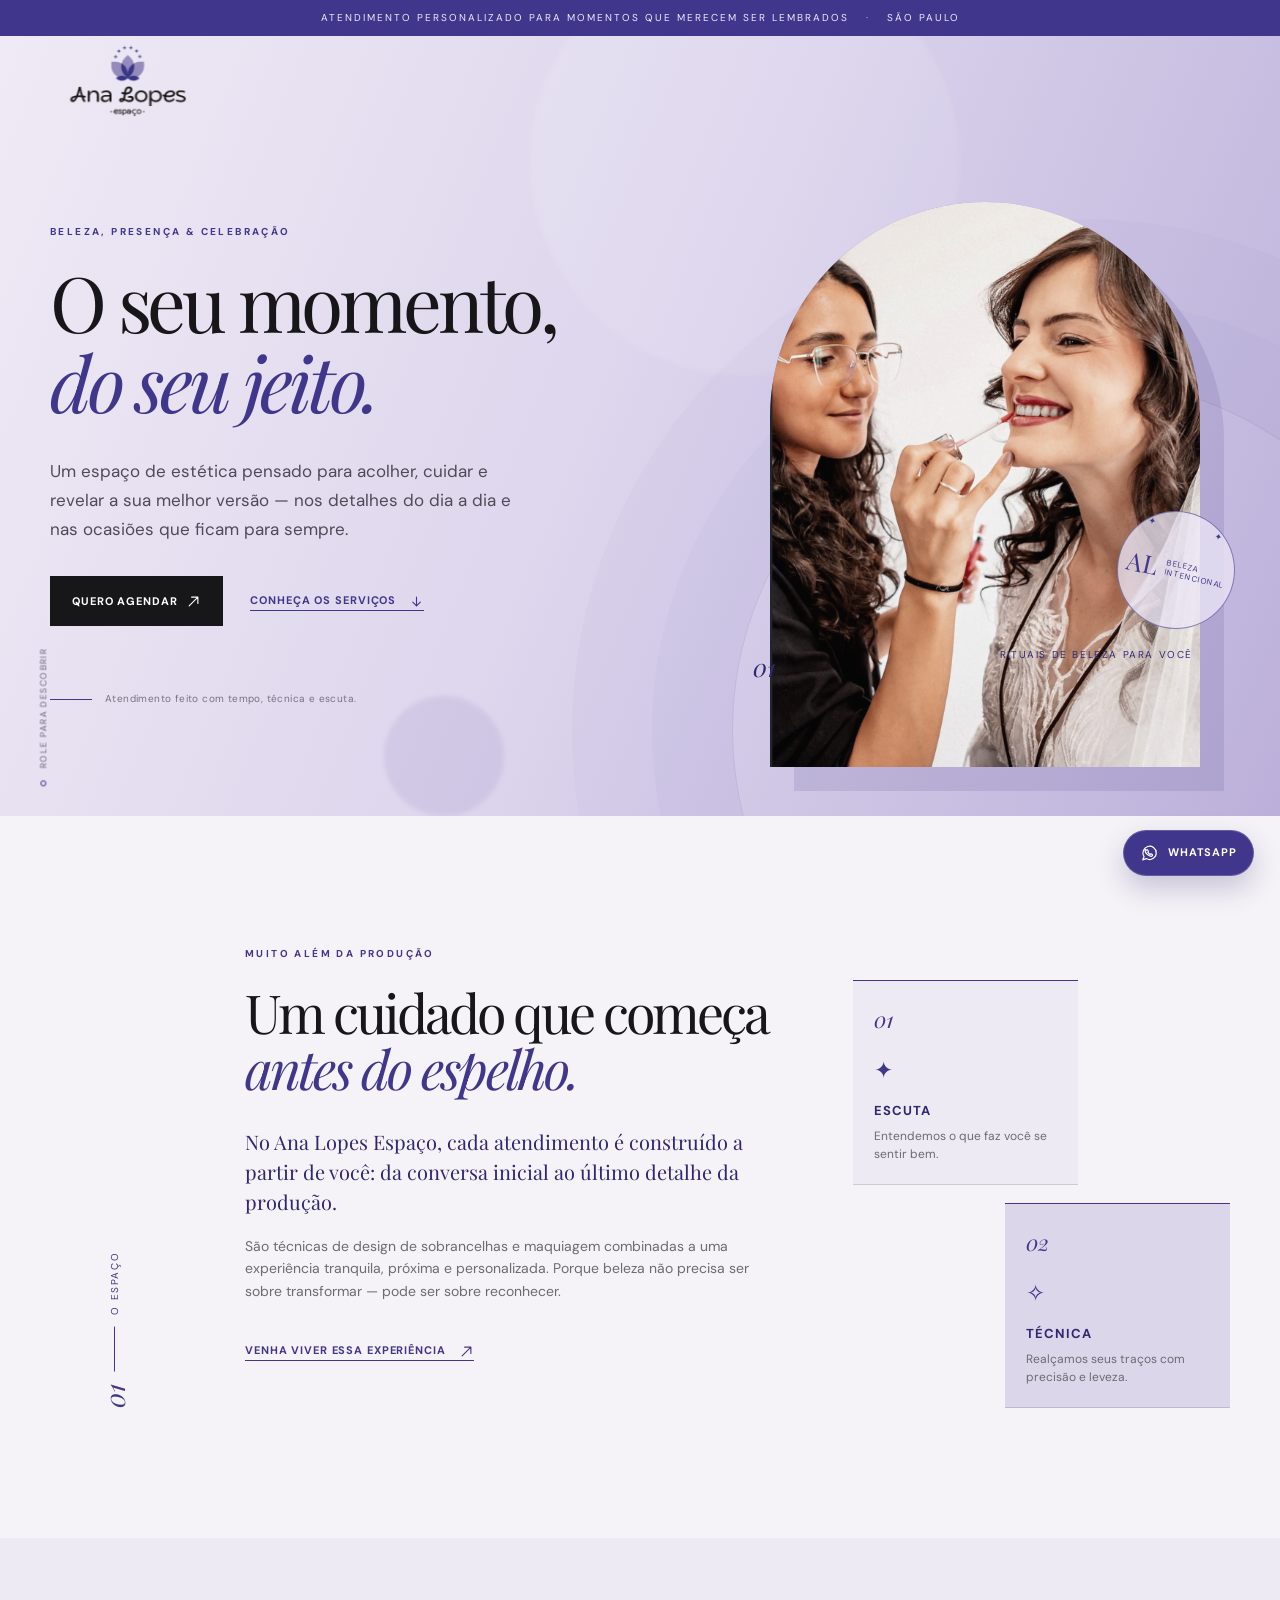
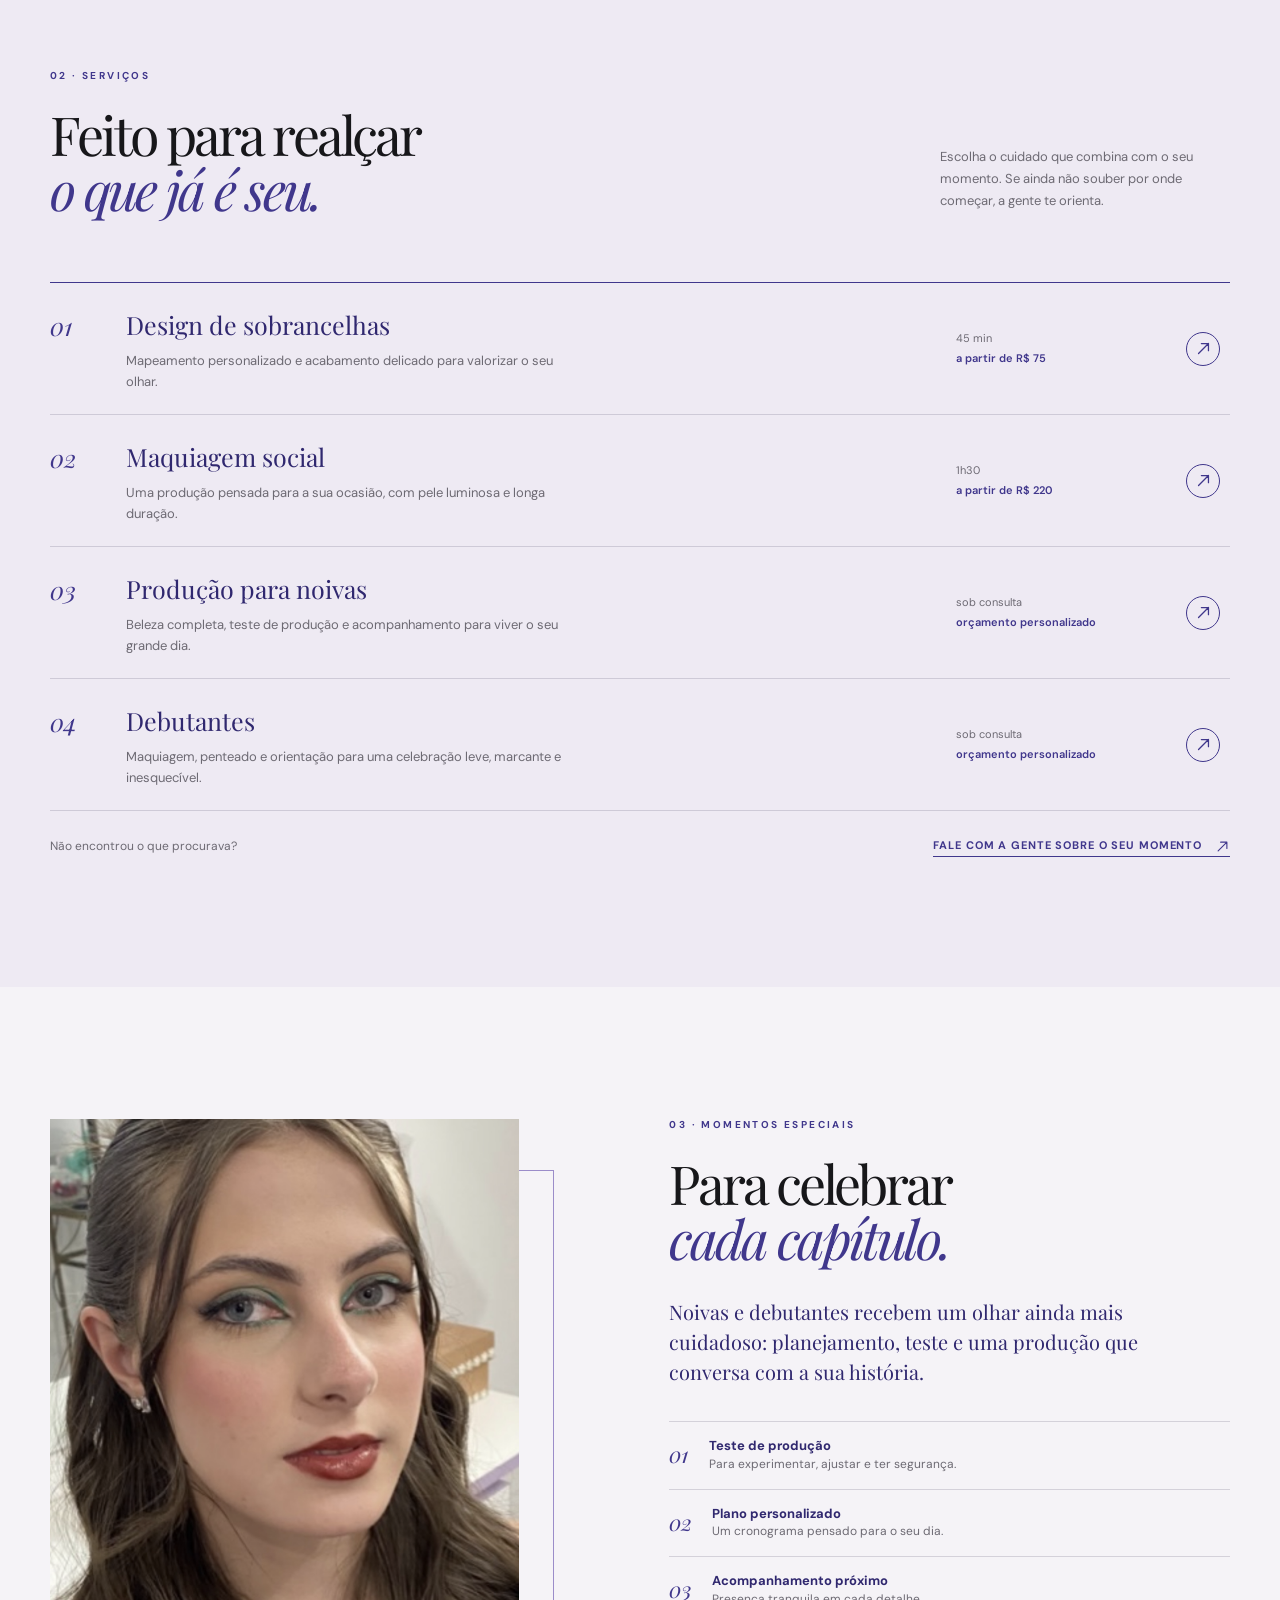
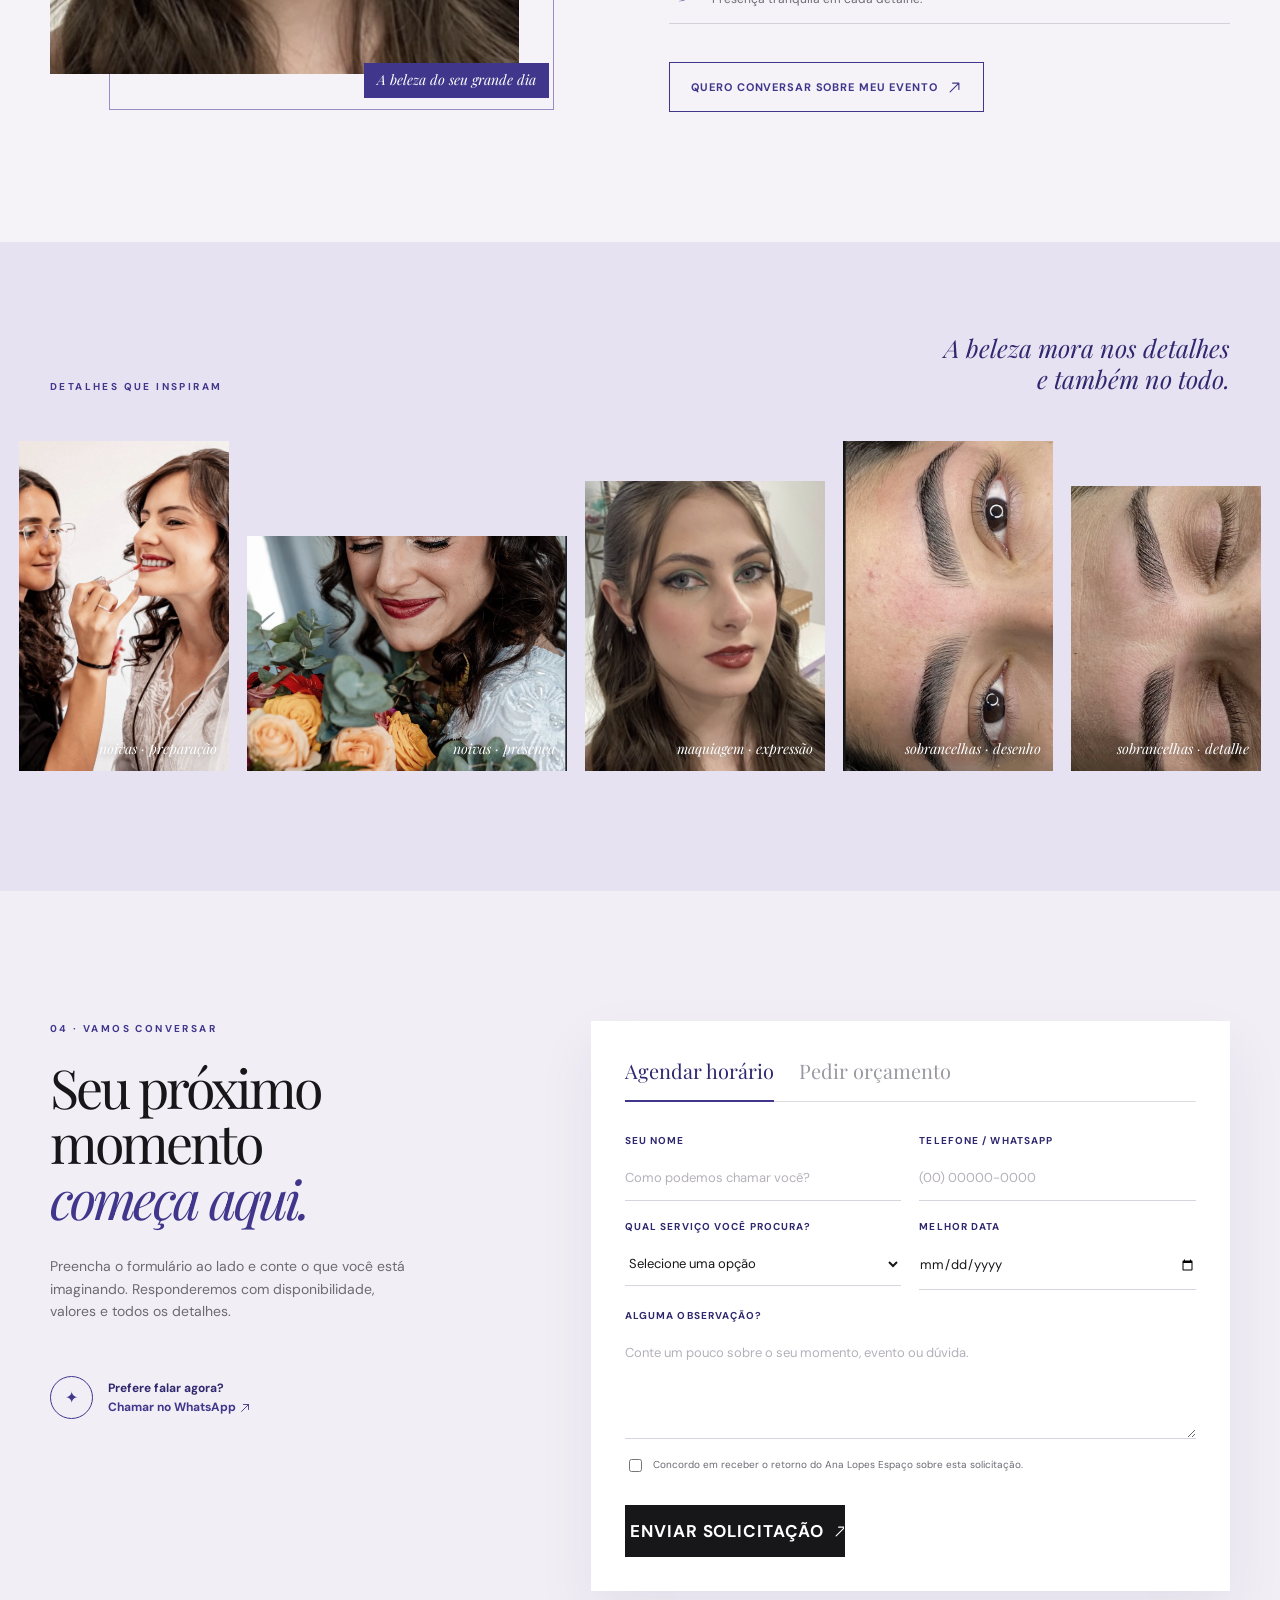
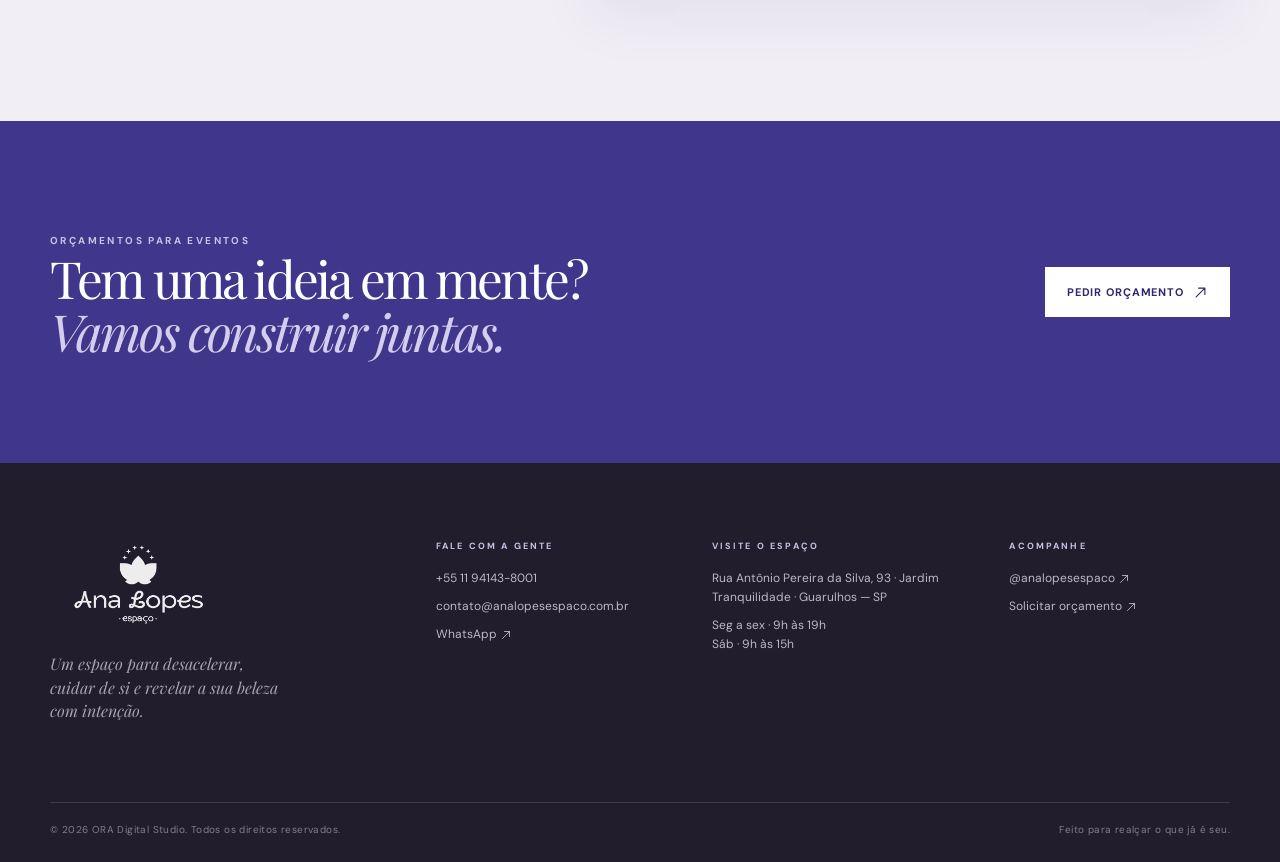
<file: index.html>
<!doctype html>
<html lang="pt-BR">
<head>
    <meta charset="utf-8">
    <meta name="viewport" content="width=device-width, initial-scale=1">
    <meta name="description" content="Ana Lopes Espaço — design de sobrancelhas, maquiagem social, noivas e debutantes.">
    <title>Ana Lopes Espaço · Beleza com intenção</title>
    <link rel="preconnect" href="https://fonts.googleapis.com">
    <link rel="preconnect" href="https://fonts.gstatic.com" crossorigin>
    <link href="https://fonts.googleapis.com/css2?family=DM+Sans:wght@400;500;600;700&family=Playfair+Display:wght@400;500;600&display=swap" rel="stylesheet">
    <link rel="icon" type="image/png" href="assets/img/favicon.png">
    <link rel="apple-touch-icon" href="assets/img/favicon.png">
    <link rel="stylesheet" href="assets/css/style.css">
</head>
<body>
    <div class="topline">Atendimento personalizado para momentos que merecem ser lembrados <span>·</span> São Paulo</div>
    <header class="site-header" id="inicio">
        <div class="container header-inner">
            <a class="brand" href="index.php" aria-label="Ana Lopes Espaço — início">
                <img src="assets/img/logo-transparent.png" alt="Ana Lopes Espaço" class="brand-logo">
            </a>
            <button class="menu-toggle" type="button" aria-label="Abrir menu" aria-expanded="false" data-menu-toggle>
                <span></span><span></span><span></span>
            </button>
        </div>
    </header>

<main>
    <section class="hero-section">
        <div class="hero-orb hero-orb-one"></div>
        <div class="hero-orb hero-orb-two"></div>
        <div class="container hero-grid">
            <div class="hero-copy reveal">
                <p class="eyebrow">Beleza, presença & celebração</p>
                <h1>O seu momento,<br><em>do seu jeito.</em></h1>
                <p class="hero-text">Um espaço de estética pensado para acolher, cuidar e revelar a sua melhor versão — nos detalhes do dia a dia e nas ocasiões que ficam para sempre.</p>
                <div class="hero-actions">
                    <a href="#agendamento" class="button button-dark">Quero agendar <svg class="icon icon-arrow" viewBox="0 0 24 24" aria-hidden="true" focusable="false"><path d="M5 19 19 5m0 0H9m10 0v10" /></svg></a>
                    <a href="#servicos" class="text-link">Conheça os serviços <svg class="icon icon-arrow" viewBox="0 0 24 24" aria-hidden="true" focusable="false"><path d="M12 5v14m0 0 6-6m-6 6-6-6" /></svg></a>
                </div>
                <div class="hero-note"><span class="note-line"></span><span>Atendimento feito com tempo, técnica e escuta.</span></div>
            </div>
            <div class="hero-visual reveal reveal-delay">
                <div class="hero-frame">
                    <img src="portfolio/noiva-preparacao.png" alt="Noiva com maquiagem natural em um jardim" class="hero-image">
                </div>
                <div class="hero-stamp"><span>AL</span><small>beleza<br>intencional</small></div>
                <div class="hero-caption"><span>01</span><span>Rituais de beleza para você</span></div>
            </div>
        </div>
        <a class="scroll-cue" href="#servicos"><span class="scroll-dot"></span> role para descobrir</a>
    </section>

    <section class="intro-section section-space" id="experiencia">
        <div class="container intro-grid">
            <div class="section-kicker"><span>01</span><span class="kicker-line"></span><span>O espaço</span></div>
            <div class="intro-content">
                <p class="eyebrow">Muito além da produção</p>
                <h2>Um cuidado que começa<br><em>antes do espelho.</em></h2>
                <p class="lead">No Ana Lopes Espaço, cada atendimento é construído a partir de você: da conversa inicial ao último detalhe da produção.</p>
                <p>São técnicas de design de sobrancelhas e maquiagem combinadas a uma experiência tranquila, próxima e personalizada. Porque beleza não precisa ser sobre transformar — pode ser sobre reconhecer.</p>
                <a href="#agendamento" class="line-link">Venha viver essa experiência <svg class="icon icon-arrow" viewBox="0 0 24 24" aria-hidden="true" focusable="false"><path d="M5 19 19 5m0 0H9m10 0v10" /></svg></a>
            </div>
            <div class="intro-detail">
                <div class="detail-card">
                    <span class="detail-number">01</span>
                    <span class="detail-icon">✦</span>
                    <strong>Escuta</strong>
                    <p>Entendemos o que faz você se sentir bem.</p>
                </div>
                <div class="detail-card detail-card-offset">
                    <span class="detail-number">02</span>
                    <span class="detail-icon">✧</span>
                    <strong>Técnica</strong>
                    <p>Realçamos seus traços com precisão e leveza.</p>
                </div>
            </div>
        </div>
    </section>

    <section class="services-section section-space" id="servicos">
        <div class="container">
            <div class="section-heading">
                <div>
                    <p class="eyebrow">02 · Serviços</p>
                    <h2>Feito para realçar<br><em>o que já é seu.</em></h2>
                </div>
                <p class="heading-description">Escolha o cuidado que combina com o seu momento. Se ainda não souber por onde começar, a gente te orienta.</p>
            </div>
            <div class="services-list">
                                    <article class="service-row">
                        <span class="service-number">01</span>
                        <div class="service-main">
                            <h3>Design de sobrancelhas</h3>
                            <p>Mapeamento personalizado e acabamento delicado para valorizar o seu olhar.</p>
                        </div>
                        <div class="service-meta"><span>45 min</span><strong>a partir de R$ 75</strong></div>
                        <a class="service-arrow" href="#agendamento" aria-label="Agendar Design de sobrancelhas"><svg class="icon icon-arrow" viewBox="0 0 24 24" aria-hidden="true" focusable="false"><path d="M5 19 19 5m0 0H9m10 0v10" /></svg></a>
                    </article>
                                    <article class="service-row">
                        <span class="service-number">02</span>
                        <div class="service-main">
                            <h3>Maquiagem social</h3>
                            <p>Uma produção pensada para a sua ocasião, com pele luminosa e longa duração.</p>
                        </div>
                        <div class="service-meta"><span>1h30</span><strong>a partir de R$ 220</strong></div>
                        <a class="service-arrow" href="#agendamento" aria-label="Agendar Maquiagem social"><svg class="icon icon-arrow" viewBox="0 0 24 24" aria-hidden="true" focusable="false"><path d="M5 19 19 5m0 0H9m10 0v10" /></svg></a>
                    </article>
                                    <article class="service-row">
                        <span class="service-number">03</span>
                        <div class="service-main">
                            <h3>Produção para noivas</h3>
                            <p>Beleza completa, teste de produção e acompanhamento para viver o seu grande dia.</p>
                        </div>
                        <div class="service-meta"><span>sob consulta</span><strong>orçamento personalizado</strong></div>
                        <a class="service-arrow" href="#agendamento" aria-label="Agendar Produção para noivas"><svg class="icon icon-arrow" viewBox="0 0 24 24" aria-hidden="true" focusable="false"><path d="M5 19 19 5m0 0H9m10 0v10" /></svg></a>
                    </article>
                                    <article class="service-row">
                        <span class="service-number">04</span>
                        <div class="service-main">
                            <h3>Debutantes</h3>
                            <p>Maquiagem, penteado e orientação para uma celebração leve, marcante e inesquecível.</p>
                        </div>
                        <div class="service-meta"><span>sob consulta</span><strong>orçamento personalizado</strong></div>
                        <a class="service-arrow" href="#agendamento" aria-label="Agendar Debutantes"><svg class="icon icon-arrow" viewBox="0 0 24 24" aria-hidden="true" focusable="false"><path d="M5 19 19 5m0 0H9m10 0v10" /></svg></a>
                    </article>
                            </div>
            <div class="services-bottom"><span>Não encontrou o que procurava?</span><a href="#orcamento" class="line-link">Fale com a gente sobre o seu momento <svg class="icon icon-arrow" viewBox="0 0 24 24" aria-hidden="true" focusable="false"><path d="M5 19 19 5m0 0H9m10 0v10" /></svg></a></div>
        </div>
    </section>

    <section class="editorial-section section-space" id="noivas">
        <div class="container editorial-grid">
            <div class="editorial-image-wrap">
                <img src="portfolio/maquiagem-editorial.png" alt="Produção de maquiagem para uma ocasião especial" class="editorial-image">
                <div class="image-label">A beleza do seu grande dia</div>
            </div>
            <div class="editorial-copy">
                <p class="eyebrow">03 · Momentos especiais</p>
                <h2>Para celebrar<br><em>cada capítulo.</em></h2>
                <p class="lead">Noivas e debutantes recebem um olhar ainda mais cuidadoso: planejamento, teste e uma produção que conversa com a sua história.</p>
                <div class="editorial-points">
                    <div><span>01</span><p><strong>Teste de produção</strong><br>Para experimentar, ajustar e ter segurança.</p></div>
                    <div><span>02</span><p><strong>Plano personalizado</strong><br>Um cronograma pensado para o seu dia.</p></div>
                    <div><span>03</span><p><strong>Acompanhamento próximo</strong><br>Presença tranquila em cada detalhe.</p></div>
                </div>
                <a href="#orcamento" class="button button-outline">Quero conversar sobre meu evento <svg class="icon icon-arrow" viewBox="0 0 24 24" aria-hidden="true" focusable="false"><path d="M5 19 19 5m0 0H9m10 0v10" /></svg></a>
            </div>
        </div>
    </section>

    <section class="gallery-section">
        <div class="container gallery-header"><p class="eyebrow">Detalhes que inspiram</p><p class="gallery-note">A beleza mora nos detalhes<br>e também no todo.</p></div>
        <div class="gallery-strip portfolio-strip">
            <div class="gallery-card gallery-card-tall"><img src="portfolio/noiva-preparacao.png" alt="Noiva recebendo os últimos detalhes da maquiagem"><span>noivas · preparação</span></div>
            <div class="gallery-card gallery-card-wide"><img src="portfolio/noiva-buque.png" alt="Noiva com buquê e maquiagem iluminada"><span>noivas · presença</span></div>
            <div class="gallery-card gallery-card-medium"><img src="portfolio/maquiagem-editorial.png" alt="Maquiagem social em tons verdes e rosados"><span>maquiagem · expressão</span></div>
            <div class="gallery-card gallery-card-tall"><img src="portfolio/sobrancelhas-01.png" alt="Design de sobrancelhas com acabamento definido"><span>sobrancelhas · desenho</span></div>
            <div class="gallery-card gallery-card-medium gallery-card-last"><img src="portfolio/sobrancelhas-02.png" alt="Detalhe de design de sobrancelhas fio a fio"><span>sobrancelhas · detalhe</span></div>
        </div>
    </section>

    
    <section class="forms-section section-space" id="agendamento">
        <div class="container forms-grid">
            <div class="form-intro">
                <p class="eyebrow">04 · Vamos conversar</p>
                <h2>Seu próximo momento<br><em>começa aqui.</em></h2>
                <p>Preencha o formulário ao lado e conte o que você está imaginando. Responderemos com disponibilidade, valores e todos os detalhes.</p>
                <div class="form-contact"><span class="contact-dot"></span><div><strong>Prefere falar agora?</strong><a href="https://wa.me/55119414339001?text=Ol%C3%A1%21%20Vim%20pelo%20site%20e%20gostaria%20de%20saber%20mais%20sobre%20os%20atendimentos." target="_blank" rel="noopener">Chamar no WhatsApp <svg class="icon icon-arrow" viewBox="0 0 24 24" aria-hidden="true" focusable="false"><path d="M5 19 19 5m0 0H9m10 0v10" /></svg></a></div></div>
            </div>
            <div class="form-card" id="orcamento">
                <div class="form-tabs"><a href="#agendamento" class="active" data-form-mode="agendamento">Agendar horário</a><a href="#orcamento" data-form-mode="orcamento">Pedir orçamento</a></div>
                <form method="post" action="index.php#agendamento" class="booking-form">
                    <input type="hidden" name="form_type" id="form-type" value="agendamento">
                    <div class="form-row"><label>Seu nome<input type="text" name="name" placeholder="Como podemos chamar você?" required value=""></label><label>Telefone / WhatsApp<input type="tel" name="phone" placeholder="(00) 00000-0000" required value=""></label></div>
                    <div class="form-row"><label>Qual serviço você procura?<select name="service"><option value="">Selecione uma opção</option><option value="Design de sobrancelhas">Design de sobrancelhas</option><option value="Maquiagem social">Maquiagem social</option><option value="Produção para noivas">Produção para noivas</option><option value="Debutantes">Debutantes</option><option value="Outro">Ainda não sei</option></select></label><label>Melhor data<input type="date" name="date"></label></div>
                    <label>Alguma observação?<textarea name="message" id="message-field" rows="4" placeholder="Conte um pouco sobre o seu momento, evento ou dúvida."></textarea></label>
                    <label class="consent"><input type="checkbox" required><span>Concordo em receber o retorno do Ana Lopes Espaço sobre esta solicitação.</span></label>
                    <button type="submit" class="button button-dark button-full"><span id="submit-label">Enviar solicitação</span> <svg class="icon icon-arrow" viewBox="0 0 24 24" aria-hidden="true" focusable="false"><path d="M5 19 19 5m0 0H9m10 0v10" /></svg></button>
                </form>
            </div>
        </div>
    </section>

    <section class="quote-section">
        <div class="container quote-box">
            <div><span class="eyebrow">Orçamentos para eventos</span><h2>Tem uma ideia em mente?<br><em>Vamos construir juntas.</em></h2></div>
            <a href="#orcamento" class="button button-light">Pedir orçamento <svg class="icon icon-arrow" viewBox="0 0 24 24" aria-hidden="true" focusable="false"><path d="M5 19 19 5m0 0H9m10 0v10" /></svg></a>
        </div>
    </section>
</main>

<a class="whatsapp-float" href="https://wa.me/5511941438001?text=Ol%C3%A1%21%20Vim%20pelo%20site%20do%20Ana%20Lopes%20Espa%C3%A7o%20e%20gostaria%20de%20saber%20mais%20sobre%20os%20atendimentos." target="_blank" rel="noopener" aria-label="Falar com o Ana Lopes Espaço pelo WhatsApp"><svg viewBox="0 0 24 24" aria-hidden="true"><path d="M20.5 11.1a8.4 8.4 0 0 1-12.6 7.3L3.5 20l1.6-4.2A8.4 8.4 0 1 1 20.5 11.1Z"/><path d="M8.2 7.8c.2-.4.4-.4.7-.4h.5c.2 0 .4.1.5.4l.7 1.6c.1.2.1.4-.1.6l-.5.6c.7 1.2 1.6 2 2.8 2.6l.5-.6c.2-.2.4-.2.6-.1l1.6.8c.2.1.3.3.3.5 0 .3-.1.9-.4 1.2-.3.3-.8.5-1.3.5-2.1-.2-4-1.2-5.4-2.7-1.3-1.4-2.2-3.1-2.4-4.7-.1-.5.1-1 .4-1.3Z"/></svg><span>WhatsApp</span></a>

    <footer class="site-footer" id="contato">
        <div class="container footer-grid">
            <div class="footer-brand">
                <img src="assets/img/logo-transparent.png" alt="Ana Lopes Espaço" class="footer-logo">
                <p>Um espaço para desacelerar, cuidar de si e revelar a sua beleza com intenção.</p>
            </div>
            <div class="footer-column">
                <span class="eyebrow">Fale com a gente</span>
                <a href="tel:+5511941438001">+55 11 94143-8001</a>
                <a href="mailto:contato@analopesespaco.com.br">contato@analopesespaco.com.br</a>
                <a href="https://wa.me/5511941438001" target="_blank" rel="noopener">WhatsApp <svg class="icon icon-arrow" viewBox="0 0 24 24" aria-hidden="true" focusable="false"><path d="M5 19 19 5m0 0H9m10 0v10" /></svg></a>
            </div>
            <div class="footer-column">
                <span class="eyebrow">Visite o espaço</span>
                <p>Rua Antônio Pereira da Silva, 93 · Jardim Tranquilidade · Guarulhos — SP</p>
                <p>Seg a sex · 9h às 19h<br>Sáb · 9h às 15h</p>
            </div>
            <div class="footer-column">
                <span class="eyebrow">Acompanhe</span>
                <a href="https://instagram.com/analopesespaco" target="_blank" rel="noopener">@analopesespaco <svg class="icon icon-arrow" viewBox="0 0 24 24" aria-hidden="true" focusable="false"><path d="M5 19 19 5m0 0H9m10 0v10" /></svg></a>
                <a href="index.php#orcamento">Solicitar orçamento <svg class="icon icon-arrow" viewBox="0 0 24 24" aria-hidden="true" focusable="false"><path d="M5 19 19 5m0 0H9m10 0v10" /></svg></a>
            </div>
        </div>
        <div class="container footer-bottom">
            <span>© 2026 ORA Digital Studio. Todos os direitos reservados.</span>
            <span>Feito para realçar o que já é seu.</span>
        </div>
    </footer>
    <script src="assets/js/main.js"></script>
</body>
</html>
</file>
<file: assets/css/style.css>
:root {
    --ink: #17171a;
    --muted: #6d6a73;
    --lavender: #9b8cc9;
    --lavender-light: #c9c1e5;
    --violet: #40378c;
    --violet-deep: #30286f;
    --cream: #f5f3f7;
    --lilac-bg: #e7e2f1;
    --white: #ffffff;
    --line: rgba(38, 31, 72, .16);
    --serif: 'Playfair Display', Georgia, serif;
    --sans: 'DM Sans', Arial, sans-serif;
    --radius: 2px;
}

* { box-sizing: border-box; }
html { scroll-behavior: smooth; }
body { margin: 0; color: var(--ink); background: var(--cream); font-family: var(--sans); font-size: 16px; line-height: 1.6; }
img { display: block; max-width: 100%; }
a { color: inherit; text-decoration: none; }
button, input, select, textarea { font: inherit; }
button { cursor: pointer; }
.icon { display: inline-block; width: 1em; height: 1em; flex: 0 0 auto; fill: none; stroke: currentColor; stroke-width: 1.8; stroke-linecap: round; stroke-linejoin: round; vertical-align: middle; }
.button .icon, .nav-cta .icon, .text-link .icon, .line-link .icon { width: 15px; height: 15px; margin-left: 9px; }
.service-arrow .icon { width: 17px; height: 17px; margin: 0; }
.container { width: min(1180px, calc(100% - 72px)); margin: 0 auto; }
.section-space { padding: 130px 0; }
.topline { padding: 10px 24px; background: var(--violet); color: #eeeafd; text-align: center; font-size: 10px; letter-spacing: .2em; text-transform: uppercase; }
.topline span { margin: 0 12px; color: var(--lavender-light); }
.site-header { position: absolute; z-index: 10; top: 40px; left: 0; width: 100%; color: var(--ink); }
.header-inner { display: flex; align-items: center; justify-content: space-between; }
.brand-logo { width: 154px; height: 88px; object-fit: contain; object-position: center; }
.main-nav { display: flex; align-items: center; gap: 34px; font-size: 12px; font-weight: 600; letter-spacing: .06em; }
.main-nav a:not(.nav-cta) { position: relative; padding: 9px 0; }
.main-nav a:not(.nav-cta)::after { content: ''; position: absolute; right: 0; bottom: 3px; left: 0; height: 1px; background: var(--violet); transform: scaleX(0); transform-origin: right; transition: transform .3s ease; }
.main-nav a:not(.nav-cta):hover::after { transform: scaleX(1); transform-origin: left; }
.nav-cta { padding: 13px 18px; background: var(--ink); color: white; border: 1px solid var(--ink); transition: background .25s ease, color .25s ease; }
.nav-cta:hover { background: transparent; color: var(--ink); }
.nav-cta span, .button span, .line-link span, .text-link span { display: inline-block; margin-left: 9px; font-size: 17px; transition: transform .25s ease; }
.nav-cta:hover span, .button:hover span, .line-link:hover span, .text-link:hover span { transform: translate(3px, -3px); }
.menu-toggle { display: none; border: 0; background: transparent; padding: 7px; }
.menu-toggle span { display: block; width: 24px; height: 1px; margin: 5px; background: var(--ink); }

.hero-section { position: relative; min-height: 780px; overflow: hidden; padding: 160px 0 85px; background: linear-gradient(112deg, #efeaf5 0%, #ddd6ed 47%, #bcb0da 100%); }
.hero-section::after { content: ''; position: absolute; right: -12%; bottom: -34%; width: 700px; height: 700px; border: 1px solid rgba(63, 53, 125, .12); border-radius: 50%; box-shadow: 0 0 0 80px rgba(63,53,125,.025), 0 0 0 160px rgba(63,53,125,.025); }
.hero-orb { position: absolute; border-radius: 50%; filter: blur(2px); opacity: .5; }
.hero-orb-one { right: 25%; top: -90px; width: 430px; height: 430px; background: rgba(255,255,255,.2); }
.hero-orb-two { bottom: 0; left: 30%; width: 120px; height: 120px; background: rgba(119,101,177,.25); }
.hero-grid { position: relative; z-index: 1; display: grid; grid-template-columns: 1fr .82fr; align-items: center; gap: 100px; }
.hero-copy { padding-top: 28px; }
.eyebrow { margin: 0 0 22px; color: var(--violet); font-size: 10px; font-weight: 700; letter-spacing: .24em; text-transform: uppercase; }
.hero-copy h1, h2 { margin: 0; font-family: var(--serif); font-weight: 400; letter-spacing: -.055em; line-height: 1.04; }
.hero-copy h1 { max-width: 600px; font-size: clamp(54px, 6vw, 86px); }
.hero-copy h1 em, h2 em { color: var(--violet); font-style: italic; }
.hero-text { max-width: 490px; margin: 35px 0 33px; color: #4e4b57; font-size: 17px; line-height: 1.7; }
.hero-actions { display: flex; align-items: center; gap: 27px; }
.button { display: inline-flex; align-items: center; justify-content: center; min-height: 48px; padding: 13px 20px; border: 1px solid transparent; font-size: 11px; font-weight: 700; letter-spacing: .08em; text-transform: uppercase; transition: .25s ease; }
.button-dark { background: var(--ink); color: white; border-color: var(--ink); }
.button-dark:hover { background: var(--violet); border-color: var(--violet); }
.button-light { background: white; color: var(--violet-deep); border-color: white; }
.button-light:hover { background: transparent; color: white; }
.button-outline { border-color: var(--violet); color: var(--violet); }
.button-outline:hover { background: var(--violet); color: white; }
.text-link, .line-link { border-bottom: 1px solid var(--violet); color: var(--violet); font-size: 11px; font-weight: 700; letter-spacing: .08em; text-transform: uppercase; }
.hero-note { display: flex; align-items: center; gap: 13px; margin-top: 65px; color: #777282; font-size: 10px; letter-spacing: .04em; }
.note-line { display: block; width: 42px; height: 1px; background: var(--violet); }
.hero-visual { position: relative; min-height: 500px; }
.hero-frame { position: absolute; top: 0; right: 30px; width: min(100%, 430px); height: 565px; overflow: hidden; background: var(--lavender); border-radius: 220px 220px 0 0; box-shadow: 24px 24px 0 rgba(63, 53, 125, .12); }
.hero-image { width: 100%; height: 100%; object-fit: cover; object-position: center; filter: saturate(.7) contrast(.96); }
.hero-stamp { position: absolute; right: -5px; bottom: 73px; display: flex; align-items: center; justify-content: center; width: 118px; height: 118px; border: 1px solid rgba(64,55,140,.6); border-radius: 50%; background: rgba(235, 230, 245, .78); color: var(--violet); transform: rotate(13deg); }
.hero-stamp::before, .hero-stamp::after { content: '✦'; position: absolute; top: 9px; font-size: 9px; }.hero-stamp::before { left: 20px; }.hero-stamp::after { right: 20px; }
.hero-stamp span { margin-right: 8px; font-family: var(--serif); font-size: 25px; }.hero-stamp small { font-size: 8px; line-height: 1.2; letter-spacing: .09em; text-transform: uppercase; }
.hero-caption { position: absolute; right: 37px; bottom: 15px; left: 10px; display: flex; justify-content: space-between; color: var(--violet-deep); font-size: 10px; letter-spacing: .16em; text-transform: uppercase; }.hero-caption span:first-child { font-family: var(--serif); font-size: 25px; font-style: italic; letter-spacing: 0; }
.scroll-cue { position: absolute; z-index: 2; bottom: 30px; left: 36px; display: flex; align-items: center; gap: 12px; color: #69647b; font-size: 9px; letter-spacing: .16em; text-transform: uppercase; writing-mode: vertical-rl; transform: rotate(180deg); }.scroll-dot { display: block; width: 6px; height: 6px; border: 1px solid var(--violet); border-radius: 50%; }

.intro-section { background: var(--cream); }
.intro-grid { display: grid; grid-template-columns: 130px 1.15fr .8fr; gap: 65px; }
.section-kicker { display: flex; align-items: center; gap: 12px; color: var(--violet); font-size: 10px; letter-spacing: .16em; text-transform: uppercase; writing-mode: vertical-rl; transform: rotate(180deg); }.section-kicker span:first-child { font-family: var(--serif); font-size: 27px; font-style: italic; letter-spacing: 0; }.kicker-line { width: 1px; height: 45px; background: var(--violet); }
h2 { font-size: clamp(40px, 4.2vw, 66px); }.intro-content .lead, .editorial-copy .lead { margin: 31px 0 18px; color: var(--violet-deep); font-family: var(--serif); font-size: 20px; line-height: 1.5; }.intro-content > p:not(.eyebrow):not(.lead) { max-width: 535px; margin-bottom: 34px; color: var(--muted); font-size: 14px; }.intro-content .line-link { display: inline-block; }
.intro-detail { position: relative; padding-top: 82px; }.detail-card { width: 225px; min-height: 198px; padding: 21px; border-top: 1px solid var(--violet); border-bottom: 1px solid var(--line); background: #edeaf3; }.detail-card-offset { position: absolute; right: 0; top: 220px; background: #dcd6ea; }.detail-number { display: block; color: var(--violet); font-family: var(--serif); font-size: 22px; font-style: italic; }.detail-icon { display: block; margin: 15px 0 12px; color: var(--violet); font-size: 23px; }.detail-card strong { display: block; color: var(--violet-deep); font-size: 13px; letter-spacing: .08em; text-transform: uppercase; }.detail-card p { margin: 5px 0 0; color: var(--muted); font-size: 12px; line-height: 1.5; }

.services-section { background: #eeeaf3; }.section-heading { display: flex; align-items: end; justify-content: space-between; gap: 40px; margin-bottom: 65px; }.heading-description { max-width: 290px; margin: 0 0 5px; color: var(--muted); font-size: 13px; line-height: 1.7; }.services-list { border-top: 1px solid var(--violet); }.service-row { display: grid; grid-template-columns: 76px 1fr 230px 44px; align-items: center; min-height: 132px; border-bottom: 1px solid var(--line); }.service-row:hover { background: rgba(255,255,255,.35); }.service-number { align-self: start; padding-top: 23px; color: var(--violet); font-family: var(--serif); font-size: 25px; font-style: italic; }.service-main h3 { margin: 0 0 6px; color: var(--violet-deep); font-family: var(--serif); font-size: 25px; font-weight: 400; }.service-main p { max-width: 460px; margin: 0; color: var(--muted); font-size: 13px; }.service-meta { display: flex; flex-direction: column; gap: 3px; color: var(--muted); font-size: 11px; }.service-meta strong { color: var(--violet); font-weight: 600; }.service-arrow { display: grid; place-items: center; width: 34px; height: 34px; border: 1px solid var(--violet); border-radius: 50%; color: var(--violet); font-size: 16px; transition: .25s ease; }.service-arrow:hover { background: var(--violet); color: white; transform: rotate(45deg); }.services-bottom { display: flex; justify-content: space-between; gap: 20px; padding-top: 26px; color: var(--muted); font-size: 12px; }

.editorial-section { background: var(--cream); }.editorial-grid { display: grid; grid-template-columns: .9fr 1fr; gap: 115px; align-items: center; }.editorial-image-wrap { position: relative; padding: 0 35px 36px 0; }.editorial-image-wrap::after { content: ''; position: absolute; right: 0; bottom: 0; width: 88%; height: 91%; border: 1px solid var(--lavender); z-index: 0; }.editorial-image { position: relative; z-index: 1; width: 100%; height: 555px; object-fit: cover; filter: saturate(.74); }.image-label { position: absolute; z-index: 2; right: 5px; bottom: 12px; padding: 6px 13px; background: var(--violet); color: white; font-family: var(--serif); font-size: 14px; font-style: italic; }.editorial-copy .lead { max-width: 480px; }.editorial-points { margin: 34px 0 38px; border-top: 1px solid var(--line); }.editorial-points > div { display: flex; gap: 20px; padding: 15px 0; border-bottom: 1px solid var(--line); }.editorial-points span { color: var(--violet); font-family: var(--serif); font-size: 22px; font-style: italic; }.editorial-points p { margin: 0; color: var(--muted); font-size: 12px; line-height: 1.45; }.editorial-points strong { color: var(--violet-deep); font-size: 13px; font-weight: 700; }

.gallery-section { padding: 90px 0 120px; background: var(--lilac-bg); overflow: hidden; }.gallery-header { display: flex; justify-content: space-between; align-items: end; margin-bottom: 46px; }.gallery-header .eyebrow { margin: 0; }.gallery-note { margin: 0; color: var(--violet-deep); font-family: var(--serif); font-size: 25px; font-style: italic; line-height: 1.25; text-align: right; }.gallery-strip { display: flex; align-items: flex-end; justify-content: center; gap: 18px; width: min(1350px, calc(100% - 35px)); margin: 0 auto; }.gallery-card { position: relative; flex: 0 0 auto; overflow: hidden; }.gallery-card img { width: 100%; height: 100%; object-fit: cover; filter: saturate(.72); transition: transform .55s ease, filter .55s ease; }.gallery-card:hover img { transform: scale(1.05); filter: saturate(1); }.gallery-card span { position: absolute; right: 12px; bottom: 10px; color: white; font-family: var(--serif); font-size: 14px; font-style: italic; text-shadow: 0 1px 9px rgba(0,0,0,.3); }.gallery-card-tall { width: 210px; height: 330px; }.gallery-card-wide { width: 320px; height: 235px; }.gallery-card-medium { width: 240px; height: 290px; }.gallery-card-last { width: 190px; height: 285px; }

.form-success { margin: 18px 0 0; padding: 12px 14px; border-left: 3px solid var(--violet); background: var(--lilac); color: var(--violet); font-size: 12px; }
.form-feedback { display: flex; align-items: center; gap: 18px; padding: 22px 25px; margin-top: 70px; font-size: 13px; }.form-feedback strong { color: var(--violet-deep); }.form-feedback span { color: var(--muted); }.form-feedback a { margin-left: auto; color: var(--violet); font-size: 11px; font-weight: 700; text-transform: uppercase; }.feedback-success { border-left: 4px solid var(--violet); background: #e4def1; }.feedback-error { border-left: 4px solid #a05567; background: #f0e1e6; }
.forms-section { background: #f1eef5; }.forms-grid { display: grid; grid-template-columns: .75fr 1.1fr; gap: 105px; align-items: start; }.form-intro p:not(.eyebrow) { max-width: 360px; margin: 29px 0; color: var(--muted); font-size: 14px; }.form-contact { display: flex; align-items: center; gap: 15px; margin-top: 54px; }.contact-dot { display: grid; place-items: center; width: 43px; height: 43px; border: 1px solid var(--violet); border-radius: 50%; }.contact-dot::before { content: '✦'; color: var(--violet); }.form-contact strong, .form-contact a { display: block; }.form-contact strong { color: var(--violet-deep); font-size: 12px; }.form-contact a { color: var(--violet); font-size: 12px; font-weight: 700; }.form-card { padding: 34px; background: white; box-shadow: 0 25px 55px rgba(48,40,111,.07); }.form-tabs { display: flex; gap: 25px; margin-bottom: 31px; border-bottom: 1px solid var(--line); }.form-tabs a { position: relative; padding: 0 0 14px; color: #9b98a2; font-family: var(--serif); font-size: 20px; }.form-tabs a.active { color: var(--violet-deep); }.form-tabs a.active::after { content: ''; position: absolute; bottom: -1px; left: 0; width: 100%; height: 2px; background: var(--violet); }.booking-form label { display: block; margin-bottom: 18px; color: var(--violet-deep); font-size: 10px; font-weight: 700; letter-spacing: .11em; text-transform: uppercase; }.form-row { display: grid; grid-template-columns: 1fr 1fr; gap: 18px; }.booking-form input:not([type="checkbox"]), .booking-form select, .booking-form textarea { display: block; width: 100%; margin-top: 7px; padding: 12px 0; border: 0; border-bottom: 1px solid #d8d4de; outline: none; background: transparent; color: var(--ink); font-size: 13px; font-weight: 400; letter-spacing: 0; text-transform: none; resize: vertical; }.booking-form input:focus, .booking-form select:focus, .booking-form textarea:focus { border-color: var(--violet); }.booking-form input::placeholder, .booking-form textarea::placeholder { color: #b4b0ba; }.booking-form select { cursor: pointer; }.consent { display: flex !important; align-items: start; gap: 8px; color: var(--muted) !important; font-size: 10px !important; font-weight: 400 !important; letter-spacing: 0 !important; text-transform: none !important; }.consent input { margin-top: 2px; accent-color: var(--violet); }.button-full { width: 100%; margin-top: 4px; }
.booking-form button.button-full { display: inline-flex; align-self: flex-start; width: auto; min-width: 220px; height: 50px; min-height: 50px; max-height: 50px; flex: 0 0 auto; overflow: hidden; }

.whatsapp-float { position: fixed; z-index: 999; right: 26px; bottom: max(24px, env(safe-area-inset-bottom)); display: inline-flex; align-items: center; gap: 9px; padding: 12px 16px; border: 1px solid rgba(255,255,255,.18); border-radius: 999px; background: #40378C; color: white; box-shadow: 0 12px 28px rgba(48,40,111,.23); font-size: 11px; font-weight: 700; letter-spacing: .08em; text-transform: uppercase; transition: transform .2s ease, background .2s ease, box-shadow .2s ease; }
.whatsapp-float:hover { background: #30286F; box-shadow: 0 15px 32px rgba(48,40,111,.3); transform: translateY(-3px); }
.whatsapp-float svg { width: 19px; height: 19px; fill: none; stroke: currentColor; stroke-width: 1.55; stroke-linecap: round; stroke-linejoin: round; }


.quote-section { padding: 105px 0; background: var(--violet); color: white; }.quote-box { display: flex; justify-content: space-between; align-items: center; gap: 40px; }.quote-box .eyebrow { color: var(--lavender-light); }.quote-box h2 { font-size: clamp(35px, 4vw, 58px); }.quote-box h2 em { color: #d5cdec; }
.site-footer { padding: 76px 0 24px; background: #211d2d; color: #d9d4e2; }.footer-grid { display: grid; grid-template-columns: 1.5fr 1fr 1.1fr 1fr; gap: 55px; padding-bottom: 65px; }.footer-logo { width: 174px; height: 98px; object-fit: contain; object-position: center; filter: brightness(0) invert(1); opacity: .92; }.footer-brand p { max-width: 235px; margin: 15px 0; color: #a8a2b2; font-family: var(--serif); font-size: 16px; font-style: italic; line-height: 1.45; }.footer-column .eyebrow { display: block; margin-bottom: 15px; color: var(--lavender-light); font-size: 9px; }.footer-column a, .footer-column p { display: block; margin: 0 0 9px; color: #bdb7c8; font-size: 12px; line-height: 1.6; }.footer-column a:hover { color: white; }.footer-column a span { color: var(--lavender-light); }.footer-bottom { display: flex; justify-content: space-between; padding-top: 19px; border-top: 1px solid rgba(255,255,255,.13); color: #837d8e; font-size: 10px; letter-spacing: .04em; }
.reveal { animation: rise-in .8s both; }.reveal-delay { animation-delay: .12s; } @keyframes rise-in { from { opacity: 0; transform: translateY(24px); } to { opacity: 1; transform: translateY(0); } }

@media (max-width: 900px) {
    .container { width: min(100% - 44px, 680px); }.site-header { top: 42px; }.menu-toggle { display: block; position: relative; z-index: 12; }.main-nav { position: absolute; top: 60px; right: 0; display: none; flex-direction: column; align-items: stretch; gap: 0; width: min(280px, calc(100vw - 44px)); padding: 12px 20px 20px; background: rgba(247,245,249,.98); box-shadow: 0 20px 30px rgba(42,31,78,.1); }.main-nav.is-open { display: flex; }.main-nav a:not(.nav-cta) { padding: 12px 0; }.nav-cta { margin-top: 9px; text-align: center; }.hero-section { min-height: auto; padding: 155px 0 90px; }.hero-grid { grid-template-columns: 1fr; gap: 50px; }.hero-copy { padding-top: 0; }.hero-copy h1 { font-size: clamp(52px, 12vw, 82px); }.hero-visual { min-height: 520px; }.hero-frame { right: 7%; width: 77%; }.hero-stamp { right: 1%; }.hero-caption { right: 8%; }.scroll-cue { display: none; }.intro-grid { grid-template-columns: 42px 1fr; gap: 30px; }.intro-detail { grid-column: 2; display: flex; gap: 18px; padding-top: 20px; }.detail-card { width: calc(50% - 9px); }.detail-card-offset { position: static; }.section-heading { display: block; margin-bottom: 42px; }.heading-description { margin-top: 25px; }.service-row { grid-template-columns: 52px 1fr 38px; padding: 16px 0; }.service-meta { display: none; }.editorial-grid { grid-template-columns: 1fr; gap: 70px; }.editorial-image-wrap { max-width: 550px; }.forms-grid { grid-template-columns: 1fr; gap: 50px; }.form-intro p:not(.eyebrow) { max-width: 500px; }.form-contact { margin-top: 25px; }.footer-grid { grid-template-columns: 1fr 1fr; gap: 40px 25px; }.footer-brand { grid-column: 1 / -1; }.gallery-strip { display: grid; grid-template-columns: repeat(2, minmax(0, 1fr)); width: 100%; justify-content: initial; gap: 16px; transform: none; }.gallery-card, .gallery-card-tall, .gallery-card-wide, .gallery-card-medium, .gallery-card-last { width: auto; height: 250px; }.gallery-card-wide { height: 190px; }
}
@media (max-width: 560px) {
    .container { width: calc(100% - 36px); }.topline { font-size: 8px; letter-spacing: .12em; }.site-header { top: 37px; }.brand-logo { width: 132px; height: 76px; }.hero-section { padding-top: 140px; }.hero-copy h1 { font-size: 53px; }.hero-text { font-size: 15px; }.hero-actions { align-items: flex-start; flex-direction: column; gap: 18px; }.hero-note { margin-top: 45px; }.hero-visual { min-height: 395px; }.hero-frame { height: 420px; width: 80%; }.hero-stamp { bottom: 40px; width: 92px; height: 92px; }.hero-stamp span { font-size: 20px; }.hero-stamp small { font-size: 7px; }.hero-caption { bottom: 0; font-size: 8px; }.section-space { padding: 88px 0; }.intro-grid { grid-template-columns: 1fr; gap: 25px; }.section-kicker { writing-mode: horizontal-tb; transform: none; }.kicker-line { width: 45px; height: 1px; }.intro-detail { grid-column: auto; padding-top: 10px; }.detail-card { min-height: 175px; padding: 15px; }.detail-card strong { font-size: 11px; }.detail-card p { font-size: 11px; }.service-row { grid-template-columns: 37px 1fr 30px; }.service-main h3 { font-size: 21px; }.service-main p { padding-right: 12px; font-size: 12px; }.service-number { font-size: 20px; }.services-bottom { display: block; }.services-bottom .line-link { display: inline-block; margin-top: 12px; }.editorial-image { height: 400px; }.editorial-copy .lead, .intro-content .lead { font-size: 18px; }.gallery-section { padding: 70px 0 80px; }.gallery-header { display: block; }.gallery-note { margin-top: 25px; text-align: left; }.gallery-strip { display: grid; grid-template-columns: repeat(2, minmax(0, 1fr)); width: 100%; gap: 12px; transform: none; }.gallery-card, .gallery-card-tall, .gallery-card-wide, .gallery-card-medium, .gallery-card-last { width: auto; height: 210px; }.gallery-card-wide { height: 160px; }.form-feedback { align-items: flex-start; flex-direction: column; gap: 8px; margin-top: 45px; }.form-feedback a { margin-left: 0; }.form-card { padding: 23px 18px; }.form-tabs { gap: 17px; }.form-tabs a { font-size: 17px; }.form-row { grid-template-columns: 1fr; gap: 0; }.quote-section { padding: 78px 0; }.quote-box { align-items: flex-start; flex-direction: column; }.footer-grid { grid-template-columns: 1fr; gap: 29px; }.footer-brand { grid-column: auto; }.footer-bottom { align-items: flex-start; flex-direction: column; gap: 8px; }.footer-column a, .footer-column p { font-size: 11px; }.booking-form button.button-full { width: 100%; min-width: 0; height: 50px; min-height: 50px; max-height: 50px; }.whatsapp-float { right: 16px; bottom: max(16px, env(safe-area-inset-bottom)); padding: 12px; }.whatsapp-float span { display: none; }
}

/* Padrão de botões — substitui conflitos anteriores de largura e altura */
button.button,
a.button,
a.nav-cta,
button.nav-cta {
    appearance: none;
    -webkit-appearance: none;
    box-sizing: border-box;
    display: inline-flex;
    align-items: center;
    justify-content: center;
    width: auto;
    min-width: 0;
    height: 50px;
    min-height: 50px;
    max-height: 50px;
    margin: 0;
    padding: 0 21px;
    border-radius: 0;
    line-height: 1;
    white-space: nowrap;
    vertical-align: middle;
}

.button .icon,
.button svg,
.nav-cta .icon,
.nav-cta svg {
    flex: 0 0 auto;
    width: 15px;
    height: 15px;
    margin-left: 9px;
}

.nav-cta,
a.nav-cta,
button.nav-cta {
    height: 46px;
    min-height: 46px;
    max-height: 46px;
    padding: 0 18px;
}

.booking-form button.button-full {
    display: inline-flex;
    align-self: flex-start;
    width: auto;
    min-width: 220px;
    height: 52px;
    min-height: 52px;
    max-height: 52px;
    margin: 12px 0 0;
    padding: 0 24px;
    flex: 0 0 auto;
    overflow: hidden;
}

.service-arrow {
    display: inline-grid;
    place-items: center;
    width: 34px;
    height: 34px;
    min-width: 34px;
    min-height: 34px;
    padding: 0;
}

.whatsapp-float {
    width: auto;
    min-width: 0;
    height: 46px;
    min-height: 46px;
    max-height: 46px;
    padding: 0 16px;
    border-radius: 999px;
}

@media (max-width: 560px) {
    .booking-form button.button-full {
        width: 100%;
        min-width: 0;
        height: 50px;
        min-height: 50px;
        max-height: 50px;
        padding: 0 18px;
    }

    .whatsapp-float {
        width: 46px;
        min-width: 46px;
        height: 46px;
        min-height: 46px;
        max-height: 46px;
        padding: 0;
        justify-content: center;
    }
}

/* Correção do bloco de detalhes: cartões empilhados sem sobreposição */
.intro-detail {
    display: flex;
    flex-direction: column;
    gap: 18px;
    min-width: 0;
    padding-top: 34px;
}

.detail-card {
    width: min(225px, 100%);
}

.detail-card-offset {
    position: relative;
    top: auto;
    right: auto;
    align-self: flex-end;
    margin-top: 0;
}

@media (max-width: 1100px) and (min-width: 901px) {
    .intro-grid {
        grid-template-columns: 82px minmax(0, 1fr) minmax(235px, 280px);
        gap: 36px;
    }

    .detail-card {
        width: 100%;
    }
}

@media (max-width: 900px) {
    .intro-detail {
        flex-direction: row;
        gap: 18px;
        padding-top: 20px;
    }

    .detail-card {
        width: calc(50% - 9px);
    }

    .detail-card-offset {
        position: static;
        align-self: auto;
    }
}

@media (max-width: 560px) {
    .intro-detail {
        flex-direction: column;
        gap: 14px;
        padding-top: 10px;
    }

    .detail-card {
        width: 100%;
        min-height: 160px;
    }
}

/* Correção final de alta prioridade — impede regras externas de esticar componentes */
.site-header .nav-cta,
.site-header a.nav-cta,
.site-header button.nav-cta {
    display: inline-flex !important;
    align-items: center !important;
    justify-content: center !important;
    width: auto !important;
    height: 46px !important;
    min-width: 0 !important;
    min-height: 46px !important;
    max-height: 46px !important;
    margin: 0 !important;
    padding: 0 18px !important;
    flex: 0 0 auto !important;
    line-height: 1 !important;
}

.forms-section .booking-form button.button-full,
.forms-section .booking-form button[type="submit"] {
    display: inline-flex !important;
    align-items: center !important;
    justify-content: center !important;
    align-self: flex-start !important;
    width: 220px !important;
    height: 52px !important;
    min-width: 220px !important;
    min-height: 52px !important;
    max-width: 100% !important;
    max-height: 52px !important;
    margin: 12px 0 0 !important;
    padding: 0 24px !important;
    flex: 0 0 auto !important;
    overflow: hidden !important;
    line-height: 1 !important;
}

.intro-section .intro-detail {
    position: relative !important;
    display: flex !important;
    flex-direction: column !important;
    align-items: stretch !important;
    justify-content: flex-start !important;
    gap: 18px !important;
    height: auto !important;
    min-height: 0 !important;
    padding-top: 34px !important;
}

.intro-section .intro-detail .detail-card {
    position: relative !important;
    top: auto !important;
    right: auto !important;
    width: min(225px, 100%) !important;
    height: auto !important;
    min-height: 198px !important;
    margin: 0 !important;
}

.intro-section .intro-detail .detail-card-offset {
    position: relative !important;
    top: auto !important;
    right: auto !important;
    align-self: flex-end !important;
    margin: 0 !important;
}

@media (max-width: 900px) {
    .forms-section .booking-form button.button-full,
    .forms-section .booking-form button[type="submit"] {
        width: 100% !important;
        min-width: 0 !important;
        height: 50px !important;
        min-height: 50px !important;
        max-height: 50px !important;
    }

    .intro-section .intro-detail {
        flex-direction: row !important;
        align-items: stretch !important;
        gap: 18px !important;
        padding-top: 20px !important;
    }

    .intro-section .intro-detail .detail-card {
        width: calc(50% - 9px) !important;
        min-height: 175px !important;
    }

    .intro-section .intro-detail .detail-card-offset {
        align-self: auto !important;
    }
}

@media (max-width: 560px) {
    .site-header .nav-cta,
    .site-header a.nav-cta,
    .site-header button.nav-cta {
        width: 100% !important;
        height: 46px !important;
        min-height: 46px !important;
        max-height: 46px !important;
    }

    .intro-section .intro-detail {
        flex-direction: column !important;
        gap: 14px !important;
        padding-top: 10px !important;
    }

    .intro-section .intro-detail .detail-card,
    .intro-section .intro-detail .detail-card-offset {
        width: 100% !important;
        min-height: 160px !important;
        align-self: stretch !important;
    }
}
</file>
